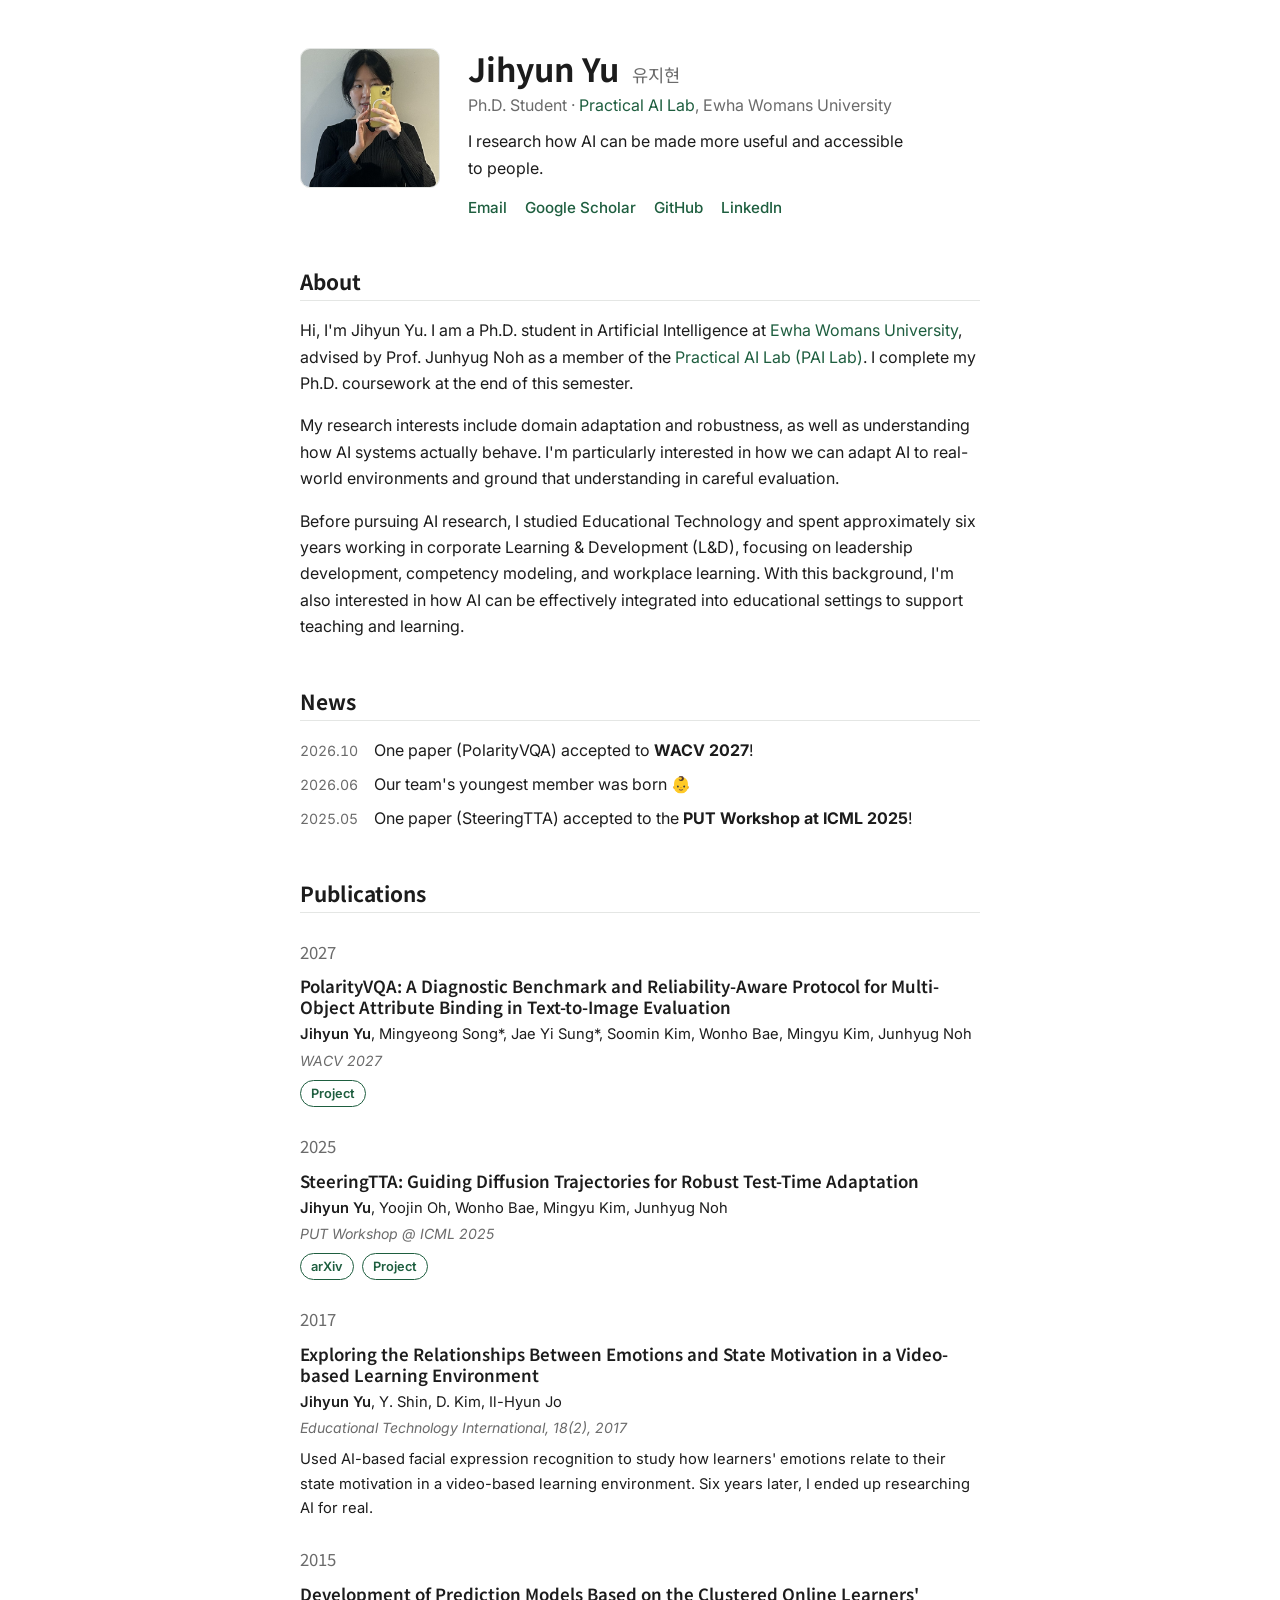
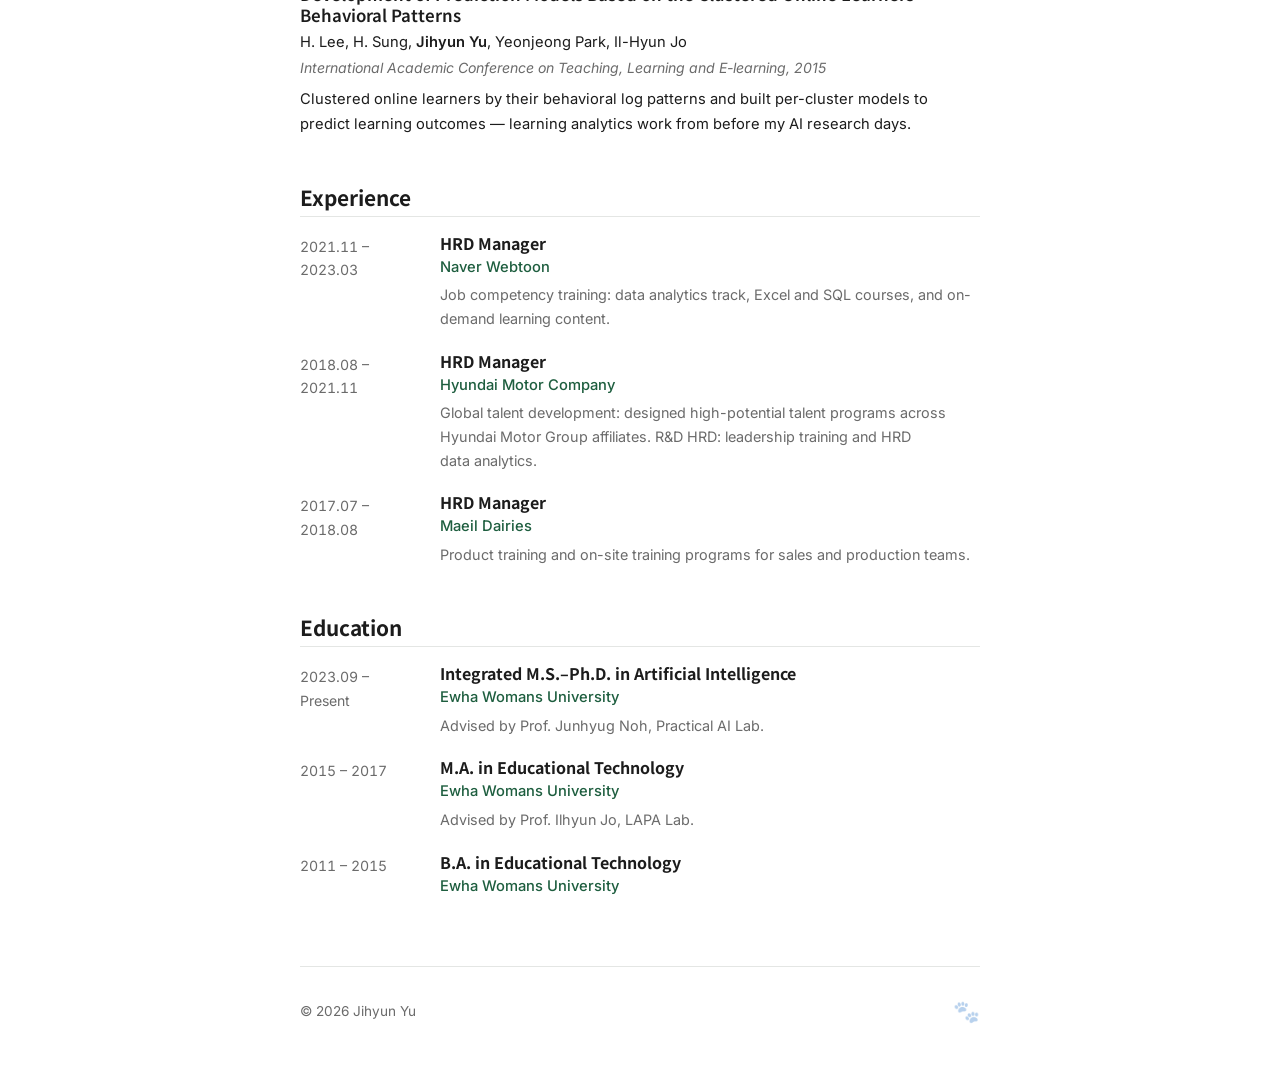
<file: index.html>
<!doctype html>
<html lang="en">
<head>
<meta charset="utf-8">
<meta name="viewport" content="width=device-width, initial-scale=1">
<title>Jihyun Yu</title>
<link rel="icon" href="data:image/svg+xml,<svg xmlns=%22http://www.w3.org/2000/svg%22 viewBox=%220 0 100 100%22><text y=%22.9em%22 font-size=%2290%22>🐾</text></svg>">
<meta name="description" content="AI researcher — personal homepage">
<link rel="preconnect" href="https://fonts.googleapis.com">
<link rel="preconnect" href="https://fonts.gstatic.com" crossorigin>
<link href="https://fonts.googleapis.com/css2?family=Noto+Sans+KR:wght@400;500;700&family=Inter:wght@400;500;600;700&display=swap" rel="stylesheet">
<link rel="stylesheet" href="style.css">
</head>
<body>

<main class="container">

  <!-- ===================== HERO ===================== -->
  <header class="hero">
    <img class="portrait" src="assets/profile.jpg" alt="Portrait of Jihyun Yu"
         onerror="this.style.display='none'">
    <div class="hero-text">
      <h1>Jihyun Yu <span class="name-ko">유지현</span></h1>
      <p class="tagline">Ph.D. Student · <a href="https://pai.ewha.ac.kr/" target="_blank" rel="noopener">Practical AI Lab</a>, Ewha Womans University</p>
      <p class="bio-short">
        I research how AI can be made more useful and accessible to people.
      </p>
      <nav class="links" aria-label="Profile links">
        <a href="mailto:jeehyunee625@gmail.com">Email</a>
        <a href="https://scholar.google.com/citations?user=IRn0T3oAAAAJ" target="_blank" rel="noopener">Google Scholar</a>
        <a href="https://github.com/Yugomee" target="_blank" rel="noopener">GitHub</a>
        <a href="https://www.linkedin.com/in/jihyun-yu-0186a0112/" target="_blank" rel="noopener">LinkedIn</a>
      </nav>
    </div>
  </header>

  <!-- ===================== ABOUT ===================== -->
  <section id="about">
    <h2>About</h2>
    <p>Hi, I'm Jihyun Yu. I am a Ph.D. student in Artificial Intelligence at <a href="https://www.ewha.ac.kr/" target="_blank" rel="noopener">Ewha Womans University</a>, advised by Prof. Junhyug Noh as a member of the <a href="https://pai.ewha.ac.kr/" target="_blank" rel="noopener">Practical AI Lab (PAI Lab)</a>. I&nbsp;complete my Ph.D. coursework at the end of this semester.</p>
    <p>My research interests include domain adaptation and robustness, as well as understanding how AI systems actually behave. I'm particularly interested in how we can adapt AI to real-world environments and ground that understanding in careful evaluation.</p>
    <p>Before pursuing AI research, I studied Educational Technology and spent approximately six years working in corporate Learning &amp; Development (L&amp;D), focusing on leadership development, competency modeling, and workplace learning. With this background, I'm also interested in how AI can be effectively integrated into educational settings to support teaching and learning.</p>
  </section>

  <!-- ===================== NEWS ===================== -->
  <section id="news">
    <h2>News</h2>
    <ul class="news-list">
      <!-- 최신이 위로. 날짜는 YYYY.MM 형식 -->
      <li><time>2026.10</time> One paper (PolarityVQA) accepted to <strong>WACV 2027</strong>!</li>
      <li><time>2026.06</time> Our team's youngest member was born 👶</li>
      <li><time>2025.05</time> One paper (SteeringTTA) accepted to the <strong>PUT Workshop at ICML 2025</strong>!</li>
    </ul>
  </section>

  <!-- ===================== PUBLICATIONS ===================== -->
  <section id="publications">
    <h2>Publications</h2>
    <div id="pub-list"><!-- publications.js 가 렌더링 --></div>
  </section>

  <!-- ===================== WORK EXPERIENCE ===================== -->
  <section id="experience">
    <h2>Experience</h2>
    <ul class="exp-list">
      <!-- 최신이 위로 -->
      <li>
        <div class="exp-period">2021.11 – 2023.03</div>
        <div class="exp-body">
          <h3>HRD Manager</h3>
          <p class="exp-org">Naver Webtoon</p>
          <p class="exp-desc">Job competency training: data analytics track, Excel and SQL courses, and on-demand learning content.</p>
        </div>
      </li>
      <li>
        <div class="exp-period">2018.08 – 2021.11</div>
        <div class="exp-body">
          <h3>HRD Manager</h3>
          <p class="exp-org">Hyundai Motor Company</p>
          <p class="exp-desc">Global talent development: designed high-potential talent programs across Hyundai Motor Group affiliates. R&amp;D HRD: leadership training and HRD data analytics.</p>
        </div>
      </li>
      <li>
        <div class="exp-period">2017.07 – 2018.08</div>
        <div class="exp-body">
          <h3>HRD Manager</h3>
          <p class="exp-org">Maeil Dairies</p>
          <p class="exp-desc">Product training and on-site training programs for sales and production teams.</p>
        </div>
      </li>
    </ul>
  </section>

  <!-- ===================== EDUCATION ===================== -->
  <section id="education">
    <h2>Education</h2>
    <ul class="exp-list">
      <li>
        <div class="exp-period">2023.09 – Present</div>
        <div class="exp-body">
          <h3>Integrated M.S.–Ph.D. in Artificial Intelligence</h3>
          <p class="exp-org">Ewha Womans University</p>
          <p class="exp-desc">Advised by Prof. Junhyug Noh, Practical AI Lab.</p>
        </div>
      </li>
      <li>
        <div class="exp-period">2015 – 2017</div>
        <div class="exp-body">
          <h3>M.A. in Educational Technology</h3>
          <p class="exp-org">Ewha Womans University</p>
          <p class="exp-desc">Advised by Prof. Ilhyun Jo, LAPA Lab.</p>
        </div>
      </li>
      <li>
        <div class="exp-period">2011 – 2015</div>
        <div class="exp-body">
          <h3>B.A. in Educational Technology</h3>
          <p class="exp-org">Ewha Womans University</p>
        </div>
      </li>
    </ul>
  </section>

  <!-- ===================== FOOTER ===================== -->
  <footer>
    <p>© <span id="year"></span> Jihyun Yu</p>
    <!-- 이스터에그: 거의 안 보이는 발자국 -->
    <a class="paw" href="lab.html" aria-label="?" title="">🐾</a>
  </footer>

</main>

<script src="publications.js"></script>
<script src="main.js"></script>
</body>
</html>
</file>
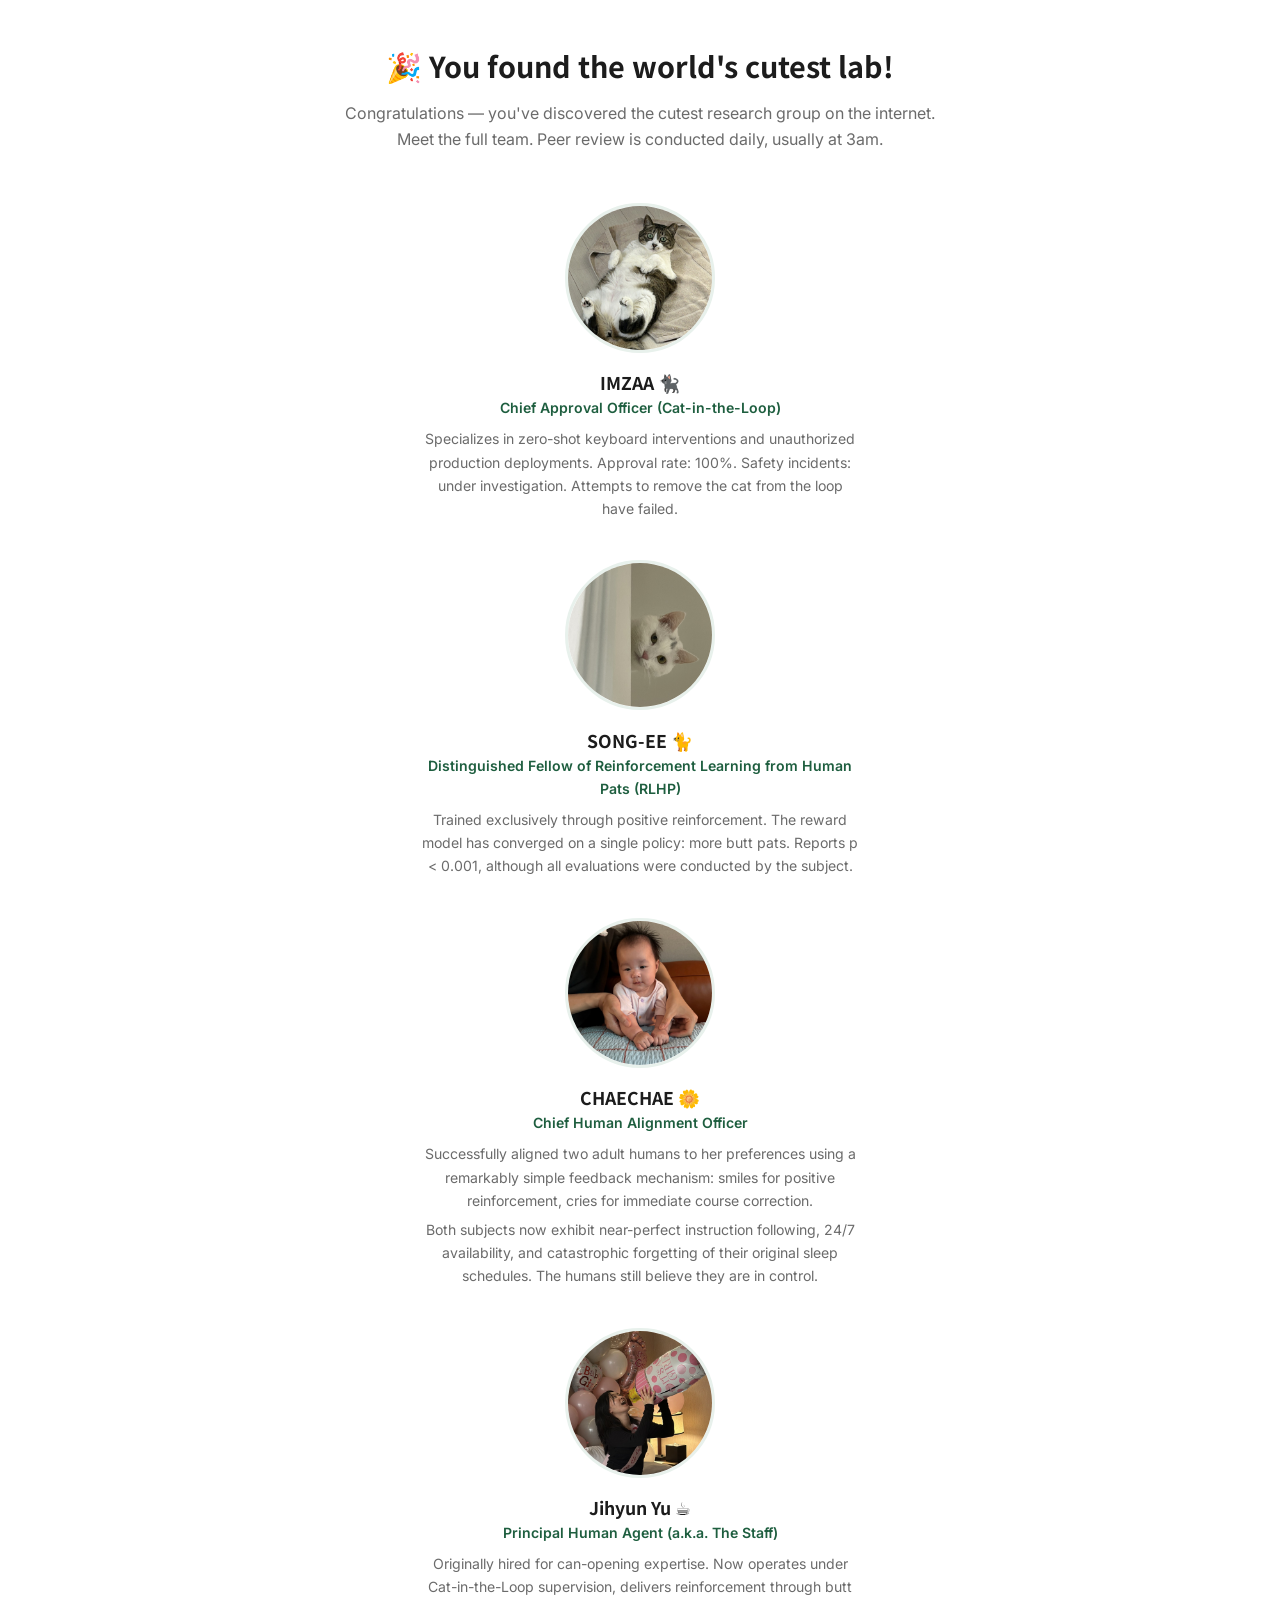
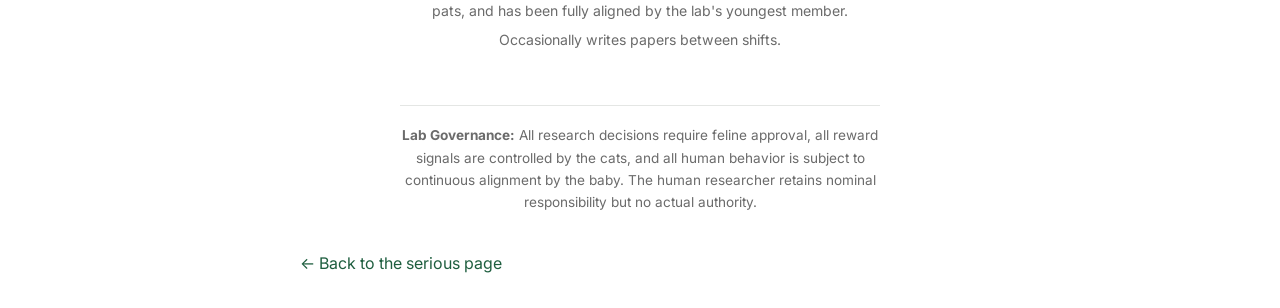
<file: lab.html>
<!doctype html>
<html lang="en">
<head>
<meta charset="utf-8">
<meta name="viewport" content="width=device-width, initial-scale=1">
<title>Lab Members</title>
<link rel="icon" href="data:image/svg+xml,<svg xmlns=%22http://www.w3.org/2000/svg%22 viewBox=%220 0 100 100%22><text y=%22.9em%22 font-size=%2290%22>🐾</text></svg>">
<meta name="robots" content="noindex">
<link rel="preconnect" href="https://fonts.googleapis.com">
<link rel="preconnect" href="https://fonts.gstatic.com" crossorigin>
<link href="https://fonts.googleapis.com/css2?family=Noto+Sans+KR:wght@400;500;700&family=Inter:wght@400;500;600;700&display=swap" rel="stylesheet">
<link rel="stylesheet" href="style.css">
</head>
<body>
<main class="container">

  <div class="lab-header">
    <h1>🎉 You found the world's cutest lab!</h1>
    <p>Congratulations — you've discovered the cutest research group on the internet.<br>
       Meet the full team. Peer review is conducted daily, usually at 3am.</p>
  </div>

  <div class="member-grid">

    <div class="member">
      <img src="assets/cat.jpg" alt="The lab cat" onerror="this.src='data:image/svg+xml,%3Csvg xmlns=%22http://www.w3.org/2000/svg%22 width=%22150%22 height=%22150%22%3E%3Crect width=%22150%22 height=%22150%22 fill=%22%23e8f1ec%22/%3E%3Ctext x=%2275%22 y=%2290%22 font-size=%2260%22 text-anchor=%22middle%22%3E🐱%3C/text%3E%3C/svg%3E'">
      <h3>IMZAA 🐈‍⬛</h3>
      <p class="role">Chief Approval Officer (Cat-in-the-Loop)</p>
      <p class="desc">Specializes in zero-shot keyboard interventions and unauthorized production deployments. Approval rate: 100%. Safety incidents: under investigation. Attempts to remove the cat from the loop have failed.</p>
    </div>

    <div class="member">
      <img src="assets/cat2.jpg" alt="The lab's second cat" onerror="this.src='data:image/svg+xml,%3Csvg xmlns=%22http://www.w3.org/2000/svg%22 width=%22150%22 height=%22150%22%3E%3Crect width=%22150%22 height=%22150%22 fill=%22%23e8f1ec%22/%3E%3Ctext x=%2275%22 y=%2290%22 font-size=%2260%22 text-anchor=%22middle%22%3E🐈%3C/text%3E%3C/svg%3E'">
      <h3>SONG-EE 🐈</h3>
      <p class="role">Distinguished Fellow of Reinforcement Learning from Human Pats (RLHP)</p>
      <p class="desc">Trained exclusively through positive reinforcement. The reward model has converged on a single policy: more butt pats. Reports p &lt; 0.001, although all evaluations were conducted by the subject.</p>
    </div>

    <div class="member">
      <img src="assets/baby.jpg" alt="The lab's youngest member" onerror="this.src='data:image/svg+xml,%3Csvg xmlns=%22http://www.w3.org/2000/svg%22 width=%22150%22 height=%22150%22%3E%3Crect width=%22150%22 height=%22150%22 fill=%22%23e8f1ec%22/%3E%3Ctext x=%2275%22 y=%2290%22 font-size=%2260%22 text-anchor=%22middle%22%3E👶%3C/text%3E%3C/svg%3E'">
      <h3>CHAECHAE 🌼</h3>
      <p class="role">Chief Human Alignment Officer</p>
      <p class="desc">Successfully aligned two adult humans to her preferences using a remarkably simple feedback mechanism: smiles for positive reinforcement, cries for immediate course correction.</p>
      <p class="desc">Both subjects now exhibit near-perfect instruction following, 24/7 availability, and catastrophic forgetting of their original sleep schedules. The humans still believe they are in control.</p>
    </div>

    <div class="member">
      <img src="assets/profile-lab.jpg" alt="Jihyun Yu" onerror="this.src='data:image/svg+xml,%3Csvg xmlns=%22http://www.w3.org/2000/svg%22 width=%22150%22 height=%22150%22%3E%3Crect width=%22150%22 height=%22150%22 fill=%22%23e8f1ec%22/%3E%3Ctext x=%2275%22 y=%2290%22 font-size=%2260%22 text-anchor=%22middle%22%3E🧑‍🔬%3C/text%3E%3C/svg%3E'">
      <h3>Jihyun Yu ☕️</h3>
      <p class="role">Principal Human Agent (a.k.a. The Staff)</p>
      <p class="desc">Originally hired for can-opening expertise. Now operates under Cat-in-the-Loop supervision, delivers reinforcement through butt pats, and has been fully aligned by the lab's youngest member.</p>
      <p class="desc">Occasionally writes papers between shifts.</p>
    </div>

  </div>

  <p class="governance"><strong>Lab Governance:</strong> All research decisions require feline approval, all reward signals are controlled by the cats, and all human behavior is subject to continuous alignment by the baby. The human researcher retains nominal responsibility but no actual authority.</p>

  <a class="back-home" href="index.html">← Back to the serious page</a>

</main>

<script>
// 마우스를 따라다니는 이모지 트레일 🐈 🌼 ☕️ 🐈‍⬛ 👼
(function () {
  const EMOJIS = ["🐈", "🌼", "☕️", "🐈‍⬛", "👼"];
  let last = 0;
  function spawn(x, y) {
    const now = Date.now();
    if (now - last < 90) return; // 너무 촘촘하지 않게
    last = now;
    const el = document.createElement("span");
    el.className = "emoji-trail";
    el.textContent = EMOJIS[Math.floor(Math.random() * EMOJIS.length)];
    el.style.left = x + "px";
    el.style.top = y + "px";
    el.style.setProperty("--dx", (Math.random() * 40 - 20) + "px");
    el.style.setProperty("--rot", (Math.random() * 60 - 30) + "deg");
    document.body.appendChild(el);
    el.addEventListener("animationend", () => el.remove());
  }
  document.addEventListener("mousemove", e => spawn(e.clientX, e.clientY));
  document.addEventListener("touchmove", e => {
    const t = e.touches[0];
    if (t) spawn(t.clientX, t.clientY);
  }, { passive: true });
})();
</script>
</body>
</html>
</file>
<file: style.css>
/* ============ Minimal academic theme ============ */
:root {
  --bg: #ffffff;
  --text: #1c1c1c;
  --muted: #6b6b6b;
  --accent: #1e5e3f;        /* 포인트 컬러 — 취향대로 교체 (딥그린) */
  --accent-soft: #e8f1ec;
  --border: #e4e6e4;
  --card: #f8faf8;
  --serif: "Noto Sans KR", "Inter", -apple-system, system-ui, sans-serif; /* 제목용 (고딕) */
  --sans: "Inter", "Noto Sans KR", -apple-system, system-ui, sans-serif;
}

@media (prefers-color-scheme: dark) {
  :root {
    --bg: #15141a;
    --text: #e8e6e3;
    --muted: #9a97a0;
    --accent: #8fcaa8;
    --accent-soft: #1e2a23;
    --border: #2b2f2c;
    --card: #1b1f1c;
  }
}

* { box-sizing: border-box; }
html { scroll-behavior: smooth; }
body {
  margin: 0;
  background: var(--bg);
  color: var(--text);
  font-family: var(--sans);
  font-size: 16px;
  line-height: 1.65;
}

.container {
  max-width: 720px;
  margin: 0 auto;
  padding: 48px 20px 32px;
}

h1, h2, h3 { font-family: var(--serif); font-weight: 700; line-height: 1.25; }
h1 { font-size: 2rem; margin: 0 0 4px; }
h2 {
  font-size: 1.3rem;
  margin: 48px 0 16px;
  padding-bottom: 6px;
  border-bottom: 1px solid var(--border);
}

p { text-wrap: pretty; }

a { color: var(--accent); text-decoration: none; }
a:hover { text-decoration: underline; }

/* ============ Hero ============ */
.hero {
  display: flex;
  gap: 28px;
  align-items: flex-start;
}
.portrait {
  width: 140px;
  height: 140px;
  object-fit: cover;
  border-radius: 10px;
  flex-shrink: 0;
  border: 1px solid var(--border);
  cursor: default;
}
.name-ko { font-size: 1.1rem; color: var(--muted); font-weight: 400; margin-left: 6px; }
.tagline { margin: 2px 0 10px; color: var(--muted); }
.bio-short { margin: 0 0 14px; }
.links { display: flex; flex-wrap: wrap; gap: 8px 18px; font-size: 0.95rem; font-weight: 500; }

@media (max-width: 540px) {
  .hero { flex-direction: column; align-items: center; text-align: center; }
  .links { justify-content: center; }
}

/* ============ News ============ */
.news-list { list-style: none; padding: 0; margin: 0; }
.news-list li { margin-bottom: 8px; }
.news-list time {
  font-variant-numeric: tabular-nums;
  color: var(--muted);
  font-size: 0.88rem;
  margin-right: 12px;
  white-space: nowrap;
}

/* ============ Publications ============ */
.pub-year {
  font-family: var(--serif);
  font-size: 1.05rem;
  color: var(--muted);
  margin: 26px 0 10px;
}
.pub-card {
  padding: 0;
  margin-bottom: 22px;
}
.pub-title { font-family: var(--serif); font-size: 1.05rem; font-weight: 600; margin: 0 0 4px; }
.pub-authors { margin: 0 0 2px; font-size: 0.92rem; }
.pub-authors .me { font-weight: 600; }
.pub-venue { margin: 0 0 8px; font-size: 0.88rem; color: var(--muted); font-style: italic; }
.pub-desc { margin: 6px 0 10px; font-size: 0.92rem; color: var(--text); }
.pub-links { display: flex; gap: 8px; flex-wrap: wrap; }
.pub-links a {
  font-size: 0.8rem;
  font-weight: 600;
  padding: 2px 10px;
  border: 1px solid var(--accent);
  border-radius: 999px;
}
.pub-links a:hover { background: var(--accent); color: var(--bg); text-decoration: none; }

/* ============ Work Experience ============ */
.exp-list { list-style: none; padding: 0; margin: 0; }
.exp-list li {
  display: flex;
  gap: 20px;
  margin-bottom: 20px;
}
.exp-period {
  flex-shrink: 0;
  width: 120px;
  color: var(--muted);
  font-size: 0.88rem;
  font-variant-numeric: tabular-nums;
  padding-top: 2px;
}
.exp-body h3 { margin: 0 0 2px; font-size: 1rem; }
.exp-org { margin: 0 0 4px; font-size: 0.92rem; color: var(--accent); font-weight: 500; }
.exp-desc { margin: 0; font-size: 0.9rem; color: var(--muted); }
@media (max-width: 540px) {
  .exp-list li { flex-direction: column; gap: 2px; }
  .exp-period { width: auto; }
}

/* ============ Footer ============ */
footer {
  margin-top: 64px;
  padding-top: 20px;
  border-top: 1px solid var(--border);
  display: flex;
  justify-content: space-between;
  align-items: center;
  color: var(--muted);
  font-size: 0.85rem;
}
.paw {
  opacity: 0.3;
  font-size: 1.35rem;
  transition: opacity 0.3s, transform 0.3s;
  text-decoration: none;
}
.paw:hover { opacity: 1; transform: rotate(-20deg) scale(1.3); text-decoration: none; }

/* ============ Lab page ============ */
.lab-header { text-align: center; margin-bottom: 40px; }
.lab-header h1 { font-size: 1.8rem; }
.lab-header p { color: var(--muted); }
.member-grid {
  display: grid;
  grid-template-columns: 1fr; /* 항상 1열 — 화면이 넓어도 멤버는 한 명씩 */
  gap: 20px;
  max-width: 440px;
  margin: 0 auto;
}
.member {
  padding: 10px 0;
  text-align: center;
}
.member img {
  width: 150px;
  height: 150px;
  object-fit: cover;
  border-radius: 50%;
  border: 3px solid var(--accent-soft);
  margin-bottom: 12px;
}
.member h3 { margin: 0 0 2px; font-size: 1.1rem; }
.member .role { color: var(--accent); font-size: 0.88rem; font-weight: 600; margin: 0 0 8px; }
.member .desc { font-size: 0.88rem; color: var(--muted); margin: 0; }
.member .desc + .desc { margin-top: 6px; }
.governance {
  margin: 44px auto 0;
  max-width: 480px;
  padding-top: 18px;
  border-top: 1px solid var(--border);
  font-size: 0.85rem;
  color: var(--muted);
  text-align: center;
}
.back-home { display: inline-block; margin-top: 36px; }

/* 이모지 커서 트레일 (lab 페이지) */
.emoji-trail {
  position: fixed;
  pointer-events: none;
  z-index: 9999;
  font-size: 1.2rem;
  transform: translate(-50%, -50%);
  animation: emoji-float 1s ease-out forwards;
}
@keyframes emoji-float {
  from { opacity: 1; transform: translate(-50%, -50%) rotate(0deg); }
  to   { opacity: 0; transform: translate(calc(-50% + var(--dx, 0px)), -130%) rotate(var(--rot, 0deg)); }
}
</file>
